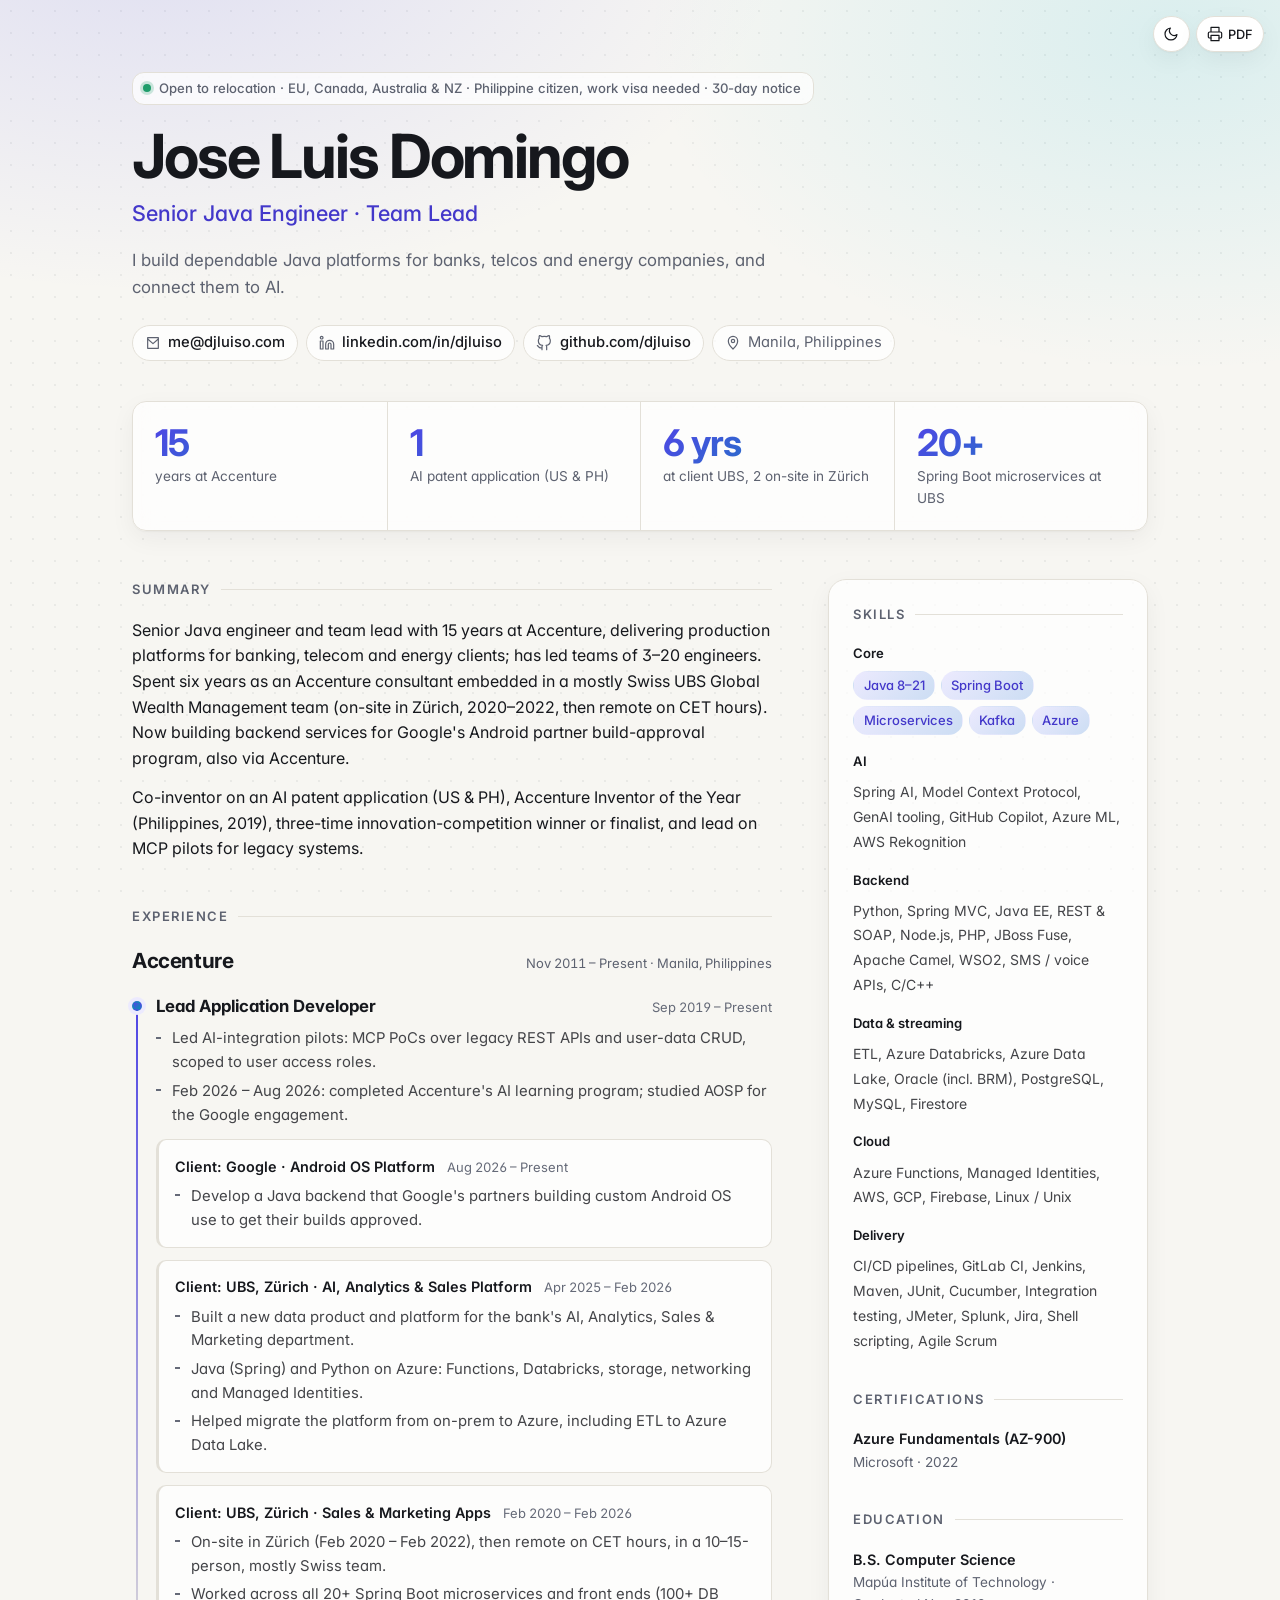
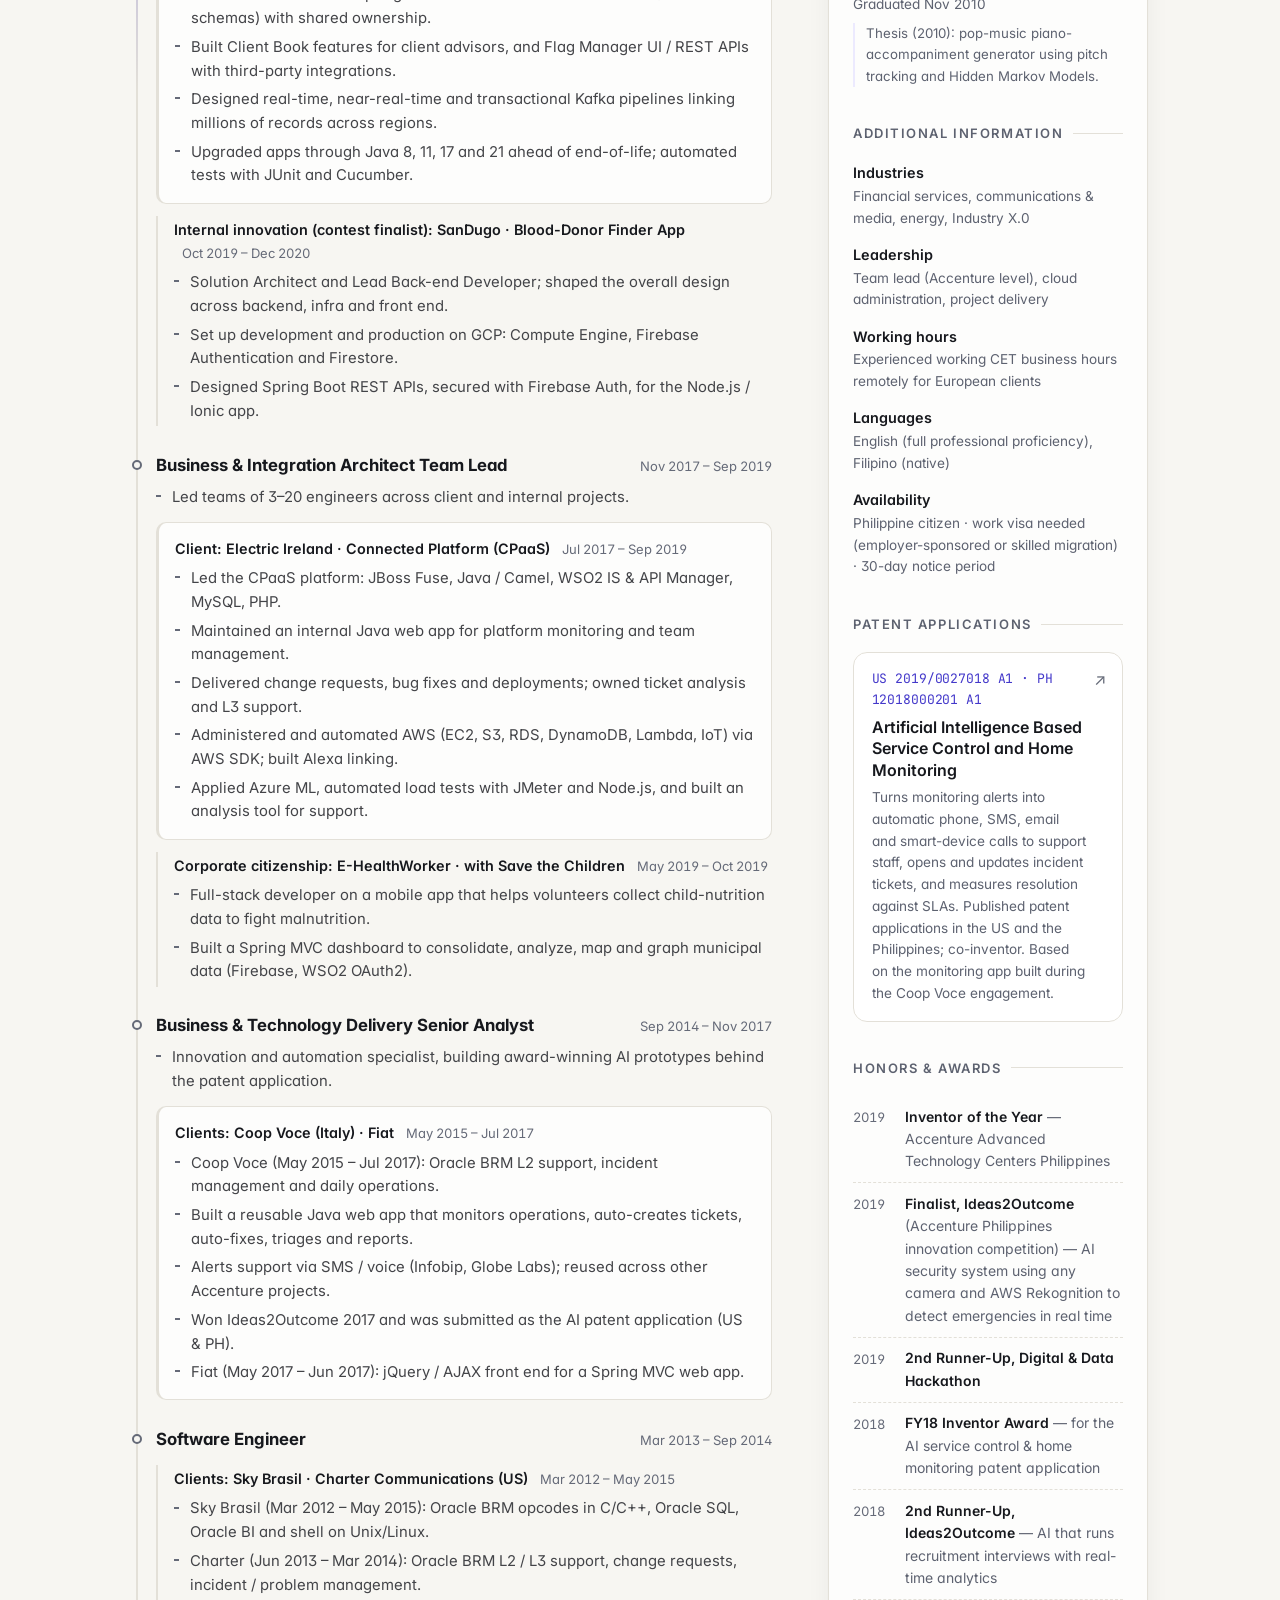
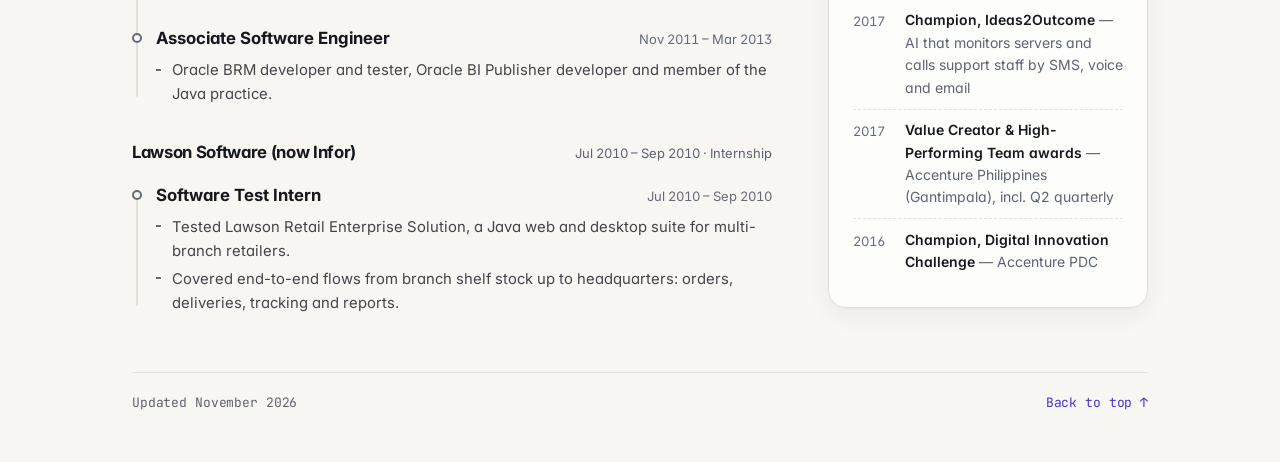
<file: index.html>
<!doctype html>
<html lang="en">
<head>
  <meta charset="UTF-8" />
  <meta name="viewport" content="width=device-width, initial-scale=1.0" />
  <meta name="description" content="Jose Luis Domingo — Senior Java Engineer and Team Lead at Accenture. 15 years building Java / Spring Boot systems for global banking, telco and tech clients. Co-inventor on an AI patent application (US &amp; PH)." />
  <meta name="theme-color" content="#0b0d12" media="(prefers-color-scheme: dark)" />
  <meta name="theme-color" content="#f7f6f2" media="(prefers-color-scheme: light)" />
  <meta property="og:title" content="Jose Luis Domingo | Resume" />
  <meta property="og:description" content="Senior Java Engineer · Java · Spring Boot · Spring AI · Azure / AWS / GCP · AI patent co-inventor" />
  <meta property="og:type" content="profile" />
  <title>Jose Luis Domingo | Resume</title>
  <link rel="preconnect" href="https://fonts.googleapis.com" />
  <link rel="preconnect" href="https://fonts.gstatic.com" crossorigin />
  <link href="https://fonts.googleapis.com/css2?family=Inter:wght@400;500;600;700&family=JetBrains+Mono:wght@400;500&display=swap" rel="stylesheet" />
  <link rel="stylesheet" href="styles.css" />
  <script>
    (function () {
      try {
        var t = localStorage.getItem('theme');
        if (t) document.documentElement.setAttribute('data-theme', t);
      } catch (e) {}
    })();
  </script>
</head>
<body>
  <a class="skip-link" href="#content">Skip to content</a>

  <div class="toolbar" role="toolbar" aria-label="Page actions">
    <button class="tool-btn" id="theme-toggle" type="button" aria-label="Toggle dark mode">
      <svg class="icon icon-moon" viewBox="0 0 24 24" aria-hidden="true"><path d="M21 12.8A9 9 0 1 1 11.2 3a7 7 0 0 0 9.8 9.8z"/></svg>
      <svg class="icon icon-sun" viewBox="0 0 24 24" aria-hidden="true"><circle cx="12" cy="12" r="4"/><path d="M12 2v2M12 20v2M4.9 4.9l1.4 1.4M17.7 17.7l1.4 1.4M2 12h2M20 12h2M4.9 19.1l1.4-1.4M17.7 6.3l1.4-1.4"/></svg>
    </button>
    <button class="tool-btn" id="print-btn" type="button" aria-label="Print or save as PDF">
      <svg class="icon" viewBox="0 0 24 24" aria-hidden="true"><path d="M6 9V2h12v7M6 18H4a2 2 0 0 1-2-2v-5a2 2 0 0 1 2-2h16a2 2 0 0 1 2 2v5a2 2 0 0 1-2 2h-2"/><rect x="6" y="14" width="12" height="8"/></svg>
      <span>PDF</span>
    </button>
  </div>

  <main class="page" id="content">
    <header class="hero">
      <p class="eyebrow"><span class="status-dot" aria-hidden="true"></span>Open to relocation · EU, Canada, Australia &amp; NZ · Philippine citizen, work visa needed · 30-day notice</p>
      <div class="hero-name">
        <h1>Jose Luis Domingo</h1>
        <p class="role">Senior Java Engineer · Team Lead</p>
      </div>
      <p class="tagline">
        I build dependable Java platforms for banks, telcos and energy companies, and connect them to AI.
      </p>
      <ul class="contact" aria-label="Contact">
        <li>
          <svg class="icon" viewBox="0 0 24 24" aria-hidden="true"><path d="M4 4h16v16H4z"/><path d="m4 6 8 7 8-7"/></svg>
          <a href="mailto:me@djluiso.com">me@djluiso.com</a>
        </li>
        <li>
          <svg class="icon" viewBox="0 0 24 24" aria-hidden="true"><path d="M16 8a6 6 0 0 1 6 6v7h-4v-7a2 2 0 0 0-4 0v7h-4v-7a6 6 0 0 1 6-6zM2 9h4v12H2z"/><circle cx="4" cy="4" r="2"/></svg>
          <a href="https://www.linkedin.com/in/djluiso/">linkedin.com/in/djluiso</a>
        </li>
        <li>
          <svg class="icon" viewBox="0 0 24 24" aria-hidden="true"><path d="M9 19c-5 1.5-5-2.5-7-3m14 6v-3.9a3.4 3.4 0 0 0-.9-2.6c3.1-.3 6.4-1.5 6.4-7A5.4 5.4 0 0 0 20 4.8 5 5 0 0 0 19.9 1S18.7.6 16 2.5a13.4 13.4 0 0 0-7 0C6.3.6 5.1 1 5.1 1A5 5 0 0 0 5 4.8a5.4 5.4 0 0 0-1.5 3.7c0 5.4 3.3 6.6 6.4 7A3.4 3.4 0 0 0 9 18v4"/></svg>
          <a href="https://github.com/djluiso">github.com/djluiso</a>
        </li>
        <li>
          <svg class="icon" viewBox="0 0 24 24" aria-hidden="true"><path d="M12 21s-7-6.2-7-12a7 7 0 0 1 14 0c0 5.8-7 12-7 12z"/><circle cx="12" cy="9" r="2.5"/></svg>
          <span>Manila, Philippines</span>
        </li>
      </ul>
      <p class="relocation">Open to relocation: EU, Canada, Australia &amp; NZ · Philippine citizen, work visa needed · 30-day notice</p>
    </header>

    <section class="stats" aria-label="Highlights">
      <div class="stat"><span class="stat-num">15</span><span class="stat-label">years at Accenture</span></div>
      <div class="stat"><span class="stat-num">1</span><span class="stat-label">AI patent application (US &amp; PH)</span></div>
      <div class="stat"><span class="stat-num">6 yrs</span><span class="stat-label">at client UBS, 2 on-site in Zürich</span></div>
      <div class="stat"><span class="stat-num">20+</span><span class="stat-label">Spring Boot microservices at UBS</span></div>
    </section>

    <div class="layout">
      <div class="main-col">
        <section id="s-summary" aria-labelledby="h-about">
          <h2 id="h-about"><span class="num">01</span>Summary</h2>
          <p>
            Senior Java engineer and team lead with 15 years at Accenture, delivering production platforms for banking,
            telecom and energy clients; has led teams of 3–20 engineers. Spent six years as an Accenture consultant embedded
            in a mostly Swiss UBS Global Wealth Management team (on-site in Zürich, 2020–2022, then remote on CET hours).
            Now building backend services for Google's Android partner build-approval program, also via Accenture.
          </p>
          <p>
            Co-inventor on an AI patent application (US &amp; PH), Accenture Inventor of the Year (Philippines, 2019),
            three-time innovation-competition winner or finalist, and lead on MCP pilots for legacy systems.
          </p>
        </section>

        <section id="s-experience" aria-labelledby="h-exp">
          <h2 id="h-exp"><span class="num">02</span>Experience</h2>

          <div class="company">
            <div class="company-head">
              <h3>Accenture</h3>
              <span class="mono muted">Nov 2011 – Present · Manila, Philippines</span>
            </div>

            <ol class="roles">
              <li class="role-item">
                <div class="role-head">
                  <h4>Lead Application Developer</h4>
                  <span class="dates">Sep 2019 – Present</span>
                </div>
                <ul>
                  <li>Led AI-integration pilots: MCP PoCs over legacy REST APIs and user-data CRUD, scoped to user access roles.</li>
                  <li>Feb 2026 – Aug 2026: completed Accenture's AI learning program; studied AOSP for the Google engagement.</li>
                </ul>

                <div class="project">
                  <p class="project-name">Client: Google · Android OS Platform <span class="dates-inline">Aug 2026 – Present</span></p>
                  <ul>
                    <li>Develop a Java backend that Google's partners building custom Android OS use to get their builds approved.</li>
                  </ul>
                </div>

                <div class="project">
                  <p class="project-name">Client: UBS, Zürich · AI, Analytics &amp; Sales Platform <span class="dates-inline">Apr 2025 – Feb 2026</span></p>
                  <ul>
                    <li>Built a new data product and platform for the bank's AI, Analytics, Sales &amp; Marketing department.</li>
                    <li>Java (Spring) and Python on Azure: Functions, Databricks, storage, networking and Managed Identities.</li>
                    <li>Helped migrate the platform from on-prem to Azure, including ETL to Azure Data Lake.</li>
                  </ul>
                </div>

                <div class="project">
                  <p class="project-name">Client: UBS, Zürich · Sales &amp; Marketing Apps <span class="dates-inline">Feb 2020 – Feb 2026</span></p>
                  <ul>
                    <li>On-site in Zürich (Feb 2020 – Feb 2022), then remote on CET hours, in a 10–15-person, mostly Swiss team.</li>
                    <li>Worked across all 20+ Spring Boot microservices and front ends (100+ DB schemas) with shared ownership.</li>
                    <li>Built Client Book features for client advisors, and Flag Manager UI / REST APIs with third-party integrations.</li>
                    <li>Designed real-time, near-real-time and transactional Kafka pipelines linking millions of records across regions.</li>
                    <li>Upgraded apps through Java 8, 11, 17 and 21 ahead of end-of-life; automated tests with JUnit and Cucumber.</li>
                  </ul>
                </div>

                <div class="project minor">
                  <p class="project-name">Internal innovation (contest finalist): SanDugo · Blood-Donor Finder App <span class="dates-inline">Oct 2019 – Dec 2020</span></p>
                  <ul>
                    <li>Solution Architect and Lead Back-end Developer; shaped the overall design across backend, infra and front end.</li>
                    <li>Set up development and production on GCP: Compute Engine, Firebase Authentication and Firestore.</li>
                    <li>Designed Spring Boot REST APIs, secured with Firebase Auth, for the Node.js / Ionic app.</li>
                  </ul>
                </div>
              </li>

              <li class="role-item">
                <div class="role-head">
                  <h4>Business &amp; Integration Architect Team Lead</h4>
                  <span class="dates">Nov 2017 – Sep 2019</span>
                </div>
                <ul>
                  <li>Led teams of 3–20 engineers across client and internal projects.</li>
                </ul>

                <div class="project">
                  <p class="project-name">Client: Electric Ireland · Connected Platform (CPaaS) <span class="dates-inline">Jul 2017 – Sep 2019</span></p>
                  <ul>
                    <li>Led the CPaaS platform: JBoss Fuse, Java / Camel, WSO2 IS &amp; API Manager, MySQL, PHP.</li>
                    <li>Maintained an internal Java web app for platform monitoring and team management.</li>
                    <li>Delivered change requests, bug fixes and deployments; owned ticket analysis and L3 support.</li>
                    <li>Administered and automated AWS (EC2, S3, RDS, DynamoDB, Lambda, IoT) via AWS SDK; built Alexa linking.</li>
                    <li>Applied Azure ML, automated load tests with JMeter and Node.js, and built an analysis tool for support.</li>
                  </ul>
                </div>

                <div class="project minor">
                  <p class="project-name">Corporate citizenship: E-HealthWorker · with Save the Children <span class="dates-inline">May 2019 – Oct 2019</span></p>
                  <ul>
                    <li>Full-stack developer on a mobile app that helps volunteers collect child-nutrition data to fight malnutrition.</li>
                    <li>Built a Spring MVC dashboard to consolidate, analyze, map and graph municipal data (Firebase, WSO2 OAuth2).</li>
                  </ul>
                </div>
              </li>

              <li class="role-item">
                <div class="role-head">
                  <h4>Business &amp; Technology Delivery Senior Analyst</h4>
                  <span class="dates">Sep 2014 – Nov 2017</span>
                </div>
                <ul>
                  <li>Innovation and automation specialist, building award-winning AI prototypes behind the patent application.</li>
                </ul>

                <div class="project">
                  <p class="project-name">Clients: Coop Voce (Italy) · Fiat <span class="dates-inline">May 2015 – Jul 2017</span></p>
                  <ul>
                    <li>Coop Voce (May 2015 – Jul 2017): Oracle BRM L2 support, incident management and daily operations.</li>
                    <li>Built a reusable Java web app that monitors operations, auto-creates tickets, auto-fixes, triages and reports.</li>
                    <li>Alerts support via SMS / voice (Infobip, Globe Labs); reused across other Accenture projects.</li>
                    <li>Won Ideas2Outcome 2017 and was submitted as the AI patent application (US &amp; PH).</li>
                    <li>Fiat (May 2017 – Jun 2017): jQuery / AJAX front end for a Spring MVC web app.</li>
                  </ul>
                </div>
              </li>

              <li class="role-item">
                <div class="role-head">
                  <h4>Software Engineer</h4>
                  <span class="dates">Mar 2013 – Sep 2014</span>
                </div>

                <div class="project minor">
                  <p class="project-name">Clients: Sky Brasil · Charter Communications (US) <span class="dates-inline">Mar 2012 – May 2015</span></p>
                  <ul>
                    <li>Sky Brasil (Mar 2012 – May 2015): Oracle BRM opcodes in C/C++, Oracle SQL, Oracle BI and shell on Unix/Linux.</li>
                    <li>Charter (Jun 2013 – Mar 2014): Oracle BRM L2 / L3 support, change requests, incident / problem management.</li>
                  </ul>
                </div>
              </li>

              <li class="role-item">
                <div class="role-head">
                  <h4>Associate Software Engineer</h4>
                  <span class="dates">Nov 2011 – Mar 2013</span>
                </div>
                <ul>
                  <li>Oracle BRM developer and tester, Oracle BI Publisher developer and member of the Java practice.</li>
                </ul>
              </li>
            </ol>
          </div>

          <div class="company company-small">
            <div class="company-head">
              <h3>Lawson Software (now Infor)</h3>
              <span class="mono muted">Jul 2010 – Sep 2010 · Internship</span>
            </div>
            <ol class="roles">
              <li class="role-item">
                <div class="role-head">
                  <h4>Software Test Intern</h4>
                  <span class="dates">Jul 2010 – Sep 2010</span>
                </div>
                <ul>
                  <li>Tested Lawson Retail Enterprise Solution, a Java web and desktop suite for multi-branch retailers.</li>
                  <li>Covered end-to-end flows from branch shelf stock up to headquarters: orders, deliveries, tracking and reports.</li>
                </ul>
              </li>
            </ol>
          </div>
        </section>

      </div>

      <aside class="side-col">
        <section id="s-skills" aria-labelledby="h-skills">
          <h2 id="h-skills">Skills</h2>
          <div class="skill-group core">
            <h3>Core</h3>
            <ul class="chips"><li class="chip chip-accent">Java 8–21</li><li class="chip chip-accent">Spring Boot</li><li class="chip chip-accent">Microservices</li><li class="chip chip-accent">Kafka</li><li class="chip chip-accent">Azure</li></ul>
          </div>
          <p class="more-skills">More skills</p>
          <div class="skill-group">
            <h3>AI</h3>
            <ul class="chips"><li class="chip">Spring AI</li><li class="chip">Model Context Protocol</li><li class="chip">GenAI tooling</li><li class="chip">GitHub Copilot</li><li class="chip">Azure ML</li><li class="chip">AWS Rekognition</li></ul>
          </div>
          <div class="skill-group">
            <h3>Backend</h3>
            <ul class="chips"><li class="chip">Python</li><li class="chip">Spring MVC</li><li class="chip">Java EE</li><li class="chip">REST &amp; SOAP</li><li class="chip">Node.js</li><li class="chip">PHP</li><li class="chip">JBoss Fuse</li><li class="chip">Apache Camel</li><li class="chip">WSO2</li><li class="chip">SMS / voice APIs</li><li class="chip">C/C++</li></ul>
          </div>
          <div class="skill-group">
            <h3>Data &amp; streaming</h3>
            <ul class="chips"><li class="chip">ETL</li><li class="chip">Azure Databricks</li><li class="chip">Azure Data Lake</li><li class="chip">Oracle (incl. BRM)</li><li class="chip">PostgreSQL</li><li class="chip">MySQL</li><li class="chip">Firestore</li></ul>
          </div>
          <div class="skill-group">
            <h3>Cloud</h3>
            <ul class="chips"><li class="chip">Azure Functions</li><li class="chip">Managed Identities</li><li class="chip">AWS</li><li class="chip">GCP</li><li class="chip">Firebase</li><li class="chip">Linux / Unix</li></ul>
          </div>
          <div class="skill-group">
            <h3>Delivery</h3>
            <ul class="chips"><li class="chip">CI/CD pipelines</li><li class="chip">GitLab CI</li><li class="chip">Jenkins</li><li class="chip">Maven</li><li class="chip">JUnit</li><li class="chip">Cucumber</li><li class="chip">Integration testing</li><li class="chip">JMeter</li><li class="chip">Splunk</li><li class="chip">Jira</li><li class="chip">Shell scripting</li><li class="chip">Agile Scrum</li></ul>
          </div>
        </section>

        <section id="s-certifications" aria-labelledby="h-certs">
          <h2 id="h-certs">Certifications</h2>
          <ul class="side-list">
            <li><strong>Azure Fundamentals (AZ-900)</strong><span class="muted">Microsoft · 2022</span></li>
          </ul>
        </section>

        <section id="s-education" aria-labelledby="h-edu">
          <h2 id="h-edu">Education</h2>
          <ul class="side-list">
            <li>
              <strong>B.S. Computer Science</strong>
              <span class="muted">Mapúa Institute of Technology · Graduated Nov 2010</span>
              <span class="note">Thesis (2010): pop-music piano-accompaniment generator using pitch tracking and Hidden Markov Models.</span>
            </li>
          </ul>
        </section>

        <section id="s-additional" aria-labelledby="h-more">
          <h2 id="h-more">Additional Information</h2>
          <ul class="side-list">
            <li class="print-hide"><strong>Industries</strong><span class="muted">Financial services, communications &amp; media, energy, Industry X.0</span></li>
            <li class="print-hide"><strong>Leadership</strong><span class="muted">Team lead (Accenture level), cloud administration, project delivery</span></li>
            <li><strong>Working hours</strong><span class="muted">Experienced working CET business hours remotely for European clients</span></li>
            <li><strong>Languages</strong><span class="muted">English (full professional proficiency), Filipino (native)</span></li>
            <li class="print-hide"><strong>Availability</strong><span class="muted">Philippine citizen · work visa needed (employer-sponsored or skilled migration) · 30-day notice period</span></li>
          </ul>
        </section>

        <section id="s-patents" aria-labelledby="h-patents">
          <h2 id="h-patents"><span class="num">03</span>Patent Applications</h2>
          <div class="card-list single">
            <a class="card card-link" href="https://patents.google.com/patent/US20190027018A1/en">
              <span class="card-kicker mono">US 2019/0027018 A1 · PH 12018000201 A1</span>
              <span class="card-title">Artificial Intelligence Based Service Control and Home Monitoring</span>
              <span class="card-body">Turns monitoring alerts into automatic phone, SMS, email and smart-device calls to support staff, opens and updates incident tickets, and measures resolution against SLAs. Published patent applications in the US and the Philippines; co-inventor. Based on the monitoring app built during the Coop Voce engagement.</span>
            </a>
          </div>
        </section>

        <section id="s-awards" aria-labelledby="h-awards">
          <h2 id="h-awards"><span class="num">04</span>Honors &amp; Awards</h2>
          <ul class="awards">
            <li><span class="year">2019</span><span><strong>Inventor of the Year</strong> — Accenture Advanced Technology Centers Philippines</span></li>
            <li><span class="year">2019</span><span><strong>Finalist, Ideas2Outcome</strong> (Accenture Philippines innovation competition) — AI security system using any camera and AWS Rekognition to detect emergencies in real time</span></li>
            <li class="print-hide"><span class="year">2019</span><span><strong>2nd Runner-Up, Digital &amp; Data Hackathon</strong></span></li>
            <li><span class="year">2018</span><span><strong>FY18 Inventor Award</strong> — for the AI service control &amp; home monitoring patent application</span></li>
            <li><span class="year">2018</span><span><strong>2nd Runner-Up, Ideas2Outcome</strong> — AI that runs recruitment interviews with real-time analytics</span></li>
            <li><span class="year">2017</span><span><strong>Champion, Ideas2Outcome</strong> — AI that monitors servers and calls support staff by SMS, voice and email</span></li>
            <li class="print-hide"><span class="year">2017</span><span><strong>Value Creator &amp; High-Performing Team awards</strong> — Accenture Philippines (Gantimpala), incl. Q2 quarterly</span></li>
            <li class="print-hide"><span class="year">2016</span><span><strong>Champion, Digital Innovation Challenge</strong> — Accenture PDC</span></li>
          </ul>
        </section>
      </aside>
    </div>

    <footer class="footer">
      <span class="mono muted">Updated November 2026</span>
      <a href="#content" class="mono">Back to top ↑</a>
    </footer>
  </main>

  <script>
    (function () {
      var root = document.documentElement;
      var toggle = document.getElementById('theme-toggle');
      function isDark() {
        return (root.getAttribute('data-theme') ||
          (window.matchMedia('(prefers-color-scheme: dark)').matches ? 'dark' : 'light')) === 'dark';
      }
      toggle.setAttribute('aria-pressed', String(isDark()));
      toggle.addEventListener('click', function () {
        var current = root.getAttribute('data-theme') ||
          (window.matchMedia('(prefers-color-scheme: dark)').matches ? 'dark' : 'light');
        var next = current === 'dark' ? 'light' : 'dark';
        root.classList.add('theme-switching');
        root.setAttribute('data-theme', next);
        requestAnimationFrame(function () { requestAnimationFrame(function () { root.classList.remove('theme-switching'); }); });
        toggle.setAttribute('aria-pressed', String(next === 'dark'));
        try { localStorage.setItem('theme', next); } catch (e) {}
      });
      document.getElementById('print-btn').addEventListener('click', function () { window.print(); });
    })();
  </script>
</body>
</html>
</file>
<file: styles.css>
/* =========================================================================
   Jose Luis Domingo — online resume
   1. Tokens          4. Screen-only decoration
   2. Base            5. Responsive (screen)
   3. Components      6. Print / PDF (ATS-friendly)
   ========================================================================= */

/* ---------- 1. Tokens ---------- */
:root {
  --bg: #f7f6f2;
  --surface: #ffffff;
  --text: #16181d;
  --muted: #5d6270;
  --faint: #656a78;
  --border: #e3e0d8;
  --accent: #4f46e5;
  --accent-2: #0891b2;
  --accent-soft: #eceafe;
  --accent-text: #4338ca;
  --glow-1: rgba(99, 102, 241, 0.16);
  --glow-2: rgba(6, 182, 212, 0.12);
  --glass: rgba(255, 255, 255, 0.72);
  --dot: rgba(22, 24, 29, 0.06);
  --ok: #1f9d6b;
  --shadow: 0 1px 2px rgba(20, 20, 30, 0.04), 0 8px 24px rgba(20, 20, 30, 0.05);

  --font: "Inter", ui-sans-serif, system-ui, -apple-system, "Segoe UI", Roboto, sans-serif;
  --mono: "JetBrains Mono", ui-monospace, "SFMono-Regular", Consolas, monospace;
  --radius: 14px;
  --section-gap: 2.75rem;
  color-scheme: light;
}

@media (prefers-color-scheme: dark) {
  :root:not([data-theme="light"]) {
    --bg: #0b0d12;
    --surface: #12151c;
    --text: #e9ebf0;
    --muted: #a0a6b4;
    --faint: #8b92a3;
    --border: #252a35;
    --accent: #8b8cff;
    --accent-2: #22d3ee;
    --accent-soft: #1e1f45;
    --accent-text: #b4b5ff;
    --glow-1: rgba(99, 102, 241, 0.22);
    --glow-2: rgba(34, 211, 238, 0.12);
    --glass: rgba(18, 21, 28, 0.66);
    --dot: rgba(255, 255, 255, 0.045);
    --ok: #3fd39a;
    --shadow: 0 1px 2px rgba(0, 0, 0, 0.3), 0 8px 24px rgba(0, 0, 0, 0.25);
    color-scheme: dark;
  }
}

:root[data-theme="dark"] {
  --bg: #0b0d12;
  --surface: #12151c;
  --text: #e9ebf0;
  --muted: #a0a6b4;
  --faint: #8b92a3;
  --border: #252a35;
  --accent: #8b8cff;
  --accent-2: #22d3ee;
  --accent-soft: #1e1f45;
  --accent-text: #b4b5ff;
  --glow-1: rgba(99, 102, 241, 0.22);
  --glow-2: rgba(34, 211, 238, 0.12);
  --glass: rgba(18, 21, 28, 0.66);
  --dot: rgba(255, 255, 255, 0.045);
  --ok: #3fd39a;
  --shadow: 0 1px 2px rgba(0, 0, 0, 0.3), 0 8px 24px rgba(0, 0, 0, 0.25);
  color-scheme: dark;
}

/* ---------- 2. Base ---------- */
*,
*::before,
*::after {
  box-sizing: border-box;
}

html {
  scroll-behavior: smooth;
  -webkit-text-size-adjust: 100%;
}

body {
  margin: 0;
  background: var(--bg);
  color: var(--text);
  font-family: var(--font);
  font-size: 16px;
  line-height: 1.6;
  font-feature-settings: "cv11", "ss01";
  -webkit-font-smoothing: antialiased;
}

h1, h2, h3, h4, p, ul, ol {
  margin: 0;
}

ul, ol {
  padding: 0;
  list-style: none;
}

a {
  color: var(--accent-text);
  text-decoration: none;
  text-underline-offset: 3px;
}

a:hover {
  text-decoration: underline;
}

:focus-visible {
  outline: 2px solid var(--accent);
  outline-offset: 3px;
  border-radius: 4px;
}

.mono {
  font-family: var(--mono);
  font-size: 0.8125rem;
  letter-spacing: -0.01em;
}

.muted {
  color: var(--muted);
}

.icon {
  width: 16px;
  height: 16px;
  flex: none;
  fill: none;
  stroke: currentColor;
  stroke-width: 1.8;
  stroke-linecap: round;
  stroke-linejoin: round;
}

.skip-link {
  position: absolute;
  left: -9999px;
  top: 0.5rem;
  z-index: 20;
  padding: 0.5rem 0.75rem;
  border-radius: 8px;
  background: var(--accent);
  color: var(--bg);
}

.skip-link:focus {
  left: 0.5rem;
}

/* Elements that exist only for one medium */
.relocation,
.more-skills {
  display: none;
}

/* No colour flash while switching theme */
html.theme-switching *,
html.theme-switching *::before,
html.theme-switching *::after {
  transition: none !important;
}

/* ---------- 3. Components ---------- */

/* Toolbar */
.toolbar {
  position: fixed;
  top: 1rem;
  right: 1rem;
  z-index: 10;
  display: flex;
  gap: 0.4rem;
}

.tool-btn {
  display: inline-flex;
  align-items: center;
  justify-content: center;
  gap: 0.35rem;
  height: 36px;
  min-width: 36px;
  padding: 0 0.6rem;
  border: 1px solid var(--border);
  border-radius: 999px;
  background: var(--surface);
  color: var(--text);
  font: 500 0.8rem var(--font);
  cursor: pointer;
  box-shadow: var(--shadow);
}

.tool-btn:hover {
  border-color: var(--accent);
}

.icon-sun { display: none; }
:root[data-theme="dark"] .icon-sun { display: block; }
:root[data-theme="dark"] .icon-moon { display: none; }
@media (prefers-color-scheme: dark) {
  :root:not([data-theme="light"]) .icon-sun { display: block; }
  :root:not([data-theme="light"]) .icon-moon { display: none; }
}

/* Page */
.page {
  max-width: 1080px;
  margin: 0 auto;
  padding: 4.5rem 2rem 3rem;
}

/* Hero */
.hero {
  padding-bottom: 2.5rem;
}

.eyebrow {
  display: inline-flex;
  align-items: flex-start;
  gap: 0.5rem;
  padding: 0.3rem 0.75rem 0.3rem 0.6rem;
  border: 1px solid var(--border);
  border-radius: 12px;
  background: var(--surface);
  color: var(--muted);
  font-size: 0.82rem;
  font-weight: 500;
}

.status-dot {
  flex: none;
  width: 8px;
  height: 8px;
  margin-top: 0.45em;
  border-radius: 50%;
  background: var(--ok);
  box-shadow: 0 0 0 3px color-mix(in srgb, var(--ok) 22%, transparent);
}

.hero h1 {
  margin-top: 1.25rem;
  font-size: clamp(2.4rem, 6vw, 3.8rem);
  font-weight: 700;
  line-height: 1.05;
  letter-spacing: -0.035em;
}

.role {
  margin-top: 0.5rem;
  font-size: clamp(1.1rem, 2.4vw, 1.35rem);
  font-weight: 500;
  color: var(--accent-text);
}

.tagline {
  max-width: 62ch;
  margin-top: 1rem;
  font-size: 1.05rem;
  color: var(--muted);
}

.contact {
  display: flex;
  flex-wrap: wrap;
  gap: 0.5rem;
  margin-top: 1.5rem;
  font-size: 0.92rem;
}

.contact li {
  display: inline-flex;
  align-items: center;
  gap: 0.45rem;
  color: var(--muted);
}

.contact a {
  color: var(--text);
  font-weight: 500;
}

/* Stats */
.stats {
  display: grid;
  grid-template-columns: repeat(4, minmax(0, 1fr));
  border: 1px solid var(--border);
  border-radius: var(--radius);
  background: var(--surface);
  overflow: hidden;
}

.stat {
  display: flex;
  flex-direction: column;
  gap: 0.15rem;
  padding: 1.3rem 1.4rem;
}

.stat + .stat {
  border-left: 1px solid var(--border);
}

.stat-num {
  font-size: 2.3rem;
  font-weight: 700;
  letter-spacing: -0.03em;
  line-height: 1.1;
}

.stat-label {
  font-size: 0.85rem;
  color: var(--muted);
}

/* Two-column layout */
.layout {
  display: grid;
  grid-template-columns: minmax(0, 1fr) 320px;
  gap: 3.5rem;
  margin-top: 3rem;
}

section + section {
  margin-top: var(--section-gap);
}

h2 {
  display: flex;
  align-items: center;
  gap: 0.6rem;
  margin-bottom: 1.1rem;
  font-size: 0.8125rem;
  font-weight: 600;
  letter-spacing: 0.12em;
  text-transform: uppercase;
  color: var(--muted);
}

h2::after {
  content: "";
  flex: 1;
  height: 1px;
  background: var(--border);
}

.num {
  display: none;
}

.main-col > section > p {
  max-width: 68ch;
}

.main-col p + p {
  margin-top: 0.85rem;
}

/* Experience: company → roles (timeline) → projects */
.company + .company {
  margin-top: 2rem;
}

.company-head {
  display: flex;
  flex-wrap: wrap;
  align-items: baseline;
  justify-content: space-between;
  gap: 0.25rem 1rem;
  margin-bottom: 1rem;
}

.company-head h3 {
  font-size: 1.3rem;
  font-weight: 700;
  letter-spacing: -0.02em;
}

.company-small .company-head h3 {
  font-size: 1.05rem;
}

.roles {
  position: relative;
  padding-left: 1.5rem;
}

.roles::before {
  content: "";
  position: absolute;
  left: 4px;
  top: 0.6rem;
  bottom: 0.6rem;
  width: 2px;
  border-radius: 2px;
  background: var(--border);
}

.role-item {
  position: relative;
}

.role-item + .role-item {
  margin-top: 1.6rem;
}

.role-item::before {
  content: "";
  position: absolute;
  left: -1.5rem;
  top: 0.5rem;
  width: 10px;
  height: 10px;
  border-radius: 50%;
  background: var(--bg);
  border: 2px solid var(--faint);
}

.role-head {
  display: flex;
  flex-wrap: wrap;
  align-items: baseline;
  justify-content: space-between;
  gap: 0.1rem 1rem;
}

.role-head h4 {
  font-size: 1.05rem;
  font-weight: 700;
  color: var(--text);
}

.dates,
.dates-inline {
  font-family: var(--font);
  font-variant-numeric: tabular-nums;
  font-size: 0.8125rem;
  color: var(--faint);
  white-space: nowrap;
}

.company-head .mono {
  font-family: var(--font);
  font-variant-numeric: tabular-nums;
  letter-spacing: 0;
}

.dates-inline {
  margin-left: 0.5rem;
  font-weight: 400;
}

.role-item ul {
  margin-top: 0.45rem;
}

.role-item ul li + li {
  margin-top: 0.3rem;
}

.role-item > ul > li,
.project li {
  position: relative;
  padding-left: 1rem;
  font-size: 0.93rem;
  color: color-mix(in srgb, var(--text) 80%, var(--bg));
}

.role-item > ul > li::before,
.project li::before {
  content: "";
  position: absolute;
  left: 0;
  top: calc(0.68em - 1px);
  width: 5px;
  height: 2px;
  background: var(--faint);
}

.project {
  padding: 0.9rem 1rem;
  border: 1px solid var(--border);
  border-left: 3px solid var(--border);
  border-radius: 10px;
  background: var(--surface);
}

.role-item > .project {
  margin-top: 0.75rem;
}

.project-name {
  font-size: 0.9rem;
  font-weight: 600;
}

.project ul {
  margin-top: 0.45rem;
}

/* Patents (card) */
.card-list {
  display: grid;
  grid-template-columns: 1fr;
  gap: 0.85rem;
}

.card {
  display: flex;
  flex-direction: column;
  gap: 0.35rem;
  padding: 1rem 1.1rem;
  border: 1px solid var(--border);
  border-radius: var(--radius);
  background: var(--surface);
  color: var(--text);
}

.card-kicker {
  font-family: var(--mono);
  font-size: 0.8125rem;
  color: var(--accent-text);
}

.card-title {
  font-weight: 600;
  line-height: 1.35;
}

.card-body {
  font-size: 0.85rem;
  color: var(--muted);
}

/* Awards */
.awards li {
  display: grid;
  grid-template-columns: 2.75rem 1fr;
  gap: 0.5rem;
  padding: 0.6rem 0;
  border-bottom: 1px dashed var(--border);
  font-size: 0.875rem;
  color: var(--muted);
}

.awards li:last-child {
  border-bottom: 0;
}

.awards strong {
  color: var(--text);
  font-weight: 600;
}

.year {
  padding-top: 0.1rem;
  font-variant-numeric: tabular-nums;
  font-size: 0.8125rem;
  color: var(--faint);
}

/* Sidebar: skills, lists */
.side-col section + section {
  margin-top: 2.25rem;
}

.skill-group ~ .skill-group {
  margin-top: 1rem;
}

.skill-group h3 {
  margin-bottom: 0.45rem;
  font-size: 0.82rem;
  font-weight: 600;
}

.chips {
  display: flex;
  flex-wrap: wrap;
  gap: 0.35rem;
}

.chip {
  padding: 0.2rem 0.6rem;
  border: 1px solid var(--border);
  border-radius: 999px;
  background: var(--surface);
  font-size: 0.8125rem;
  color: var(--text);
}

.chip-accent {
  border-color: transparent;
  background: var(--accent-soft);
  color: var(--accent-text);
  font-weight: 500;
}

.side-list li {
  display: flex;
  flex-direction: column;
  gap: 0.1rem;
  font-size: 0.9rem;
}

.side-list li + li {
  margin-top: 0.85rem;
}

.side-list strong {
  font-weight: 600;
}

.side-list .muted {
  font-size: 0.85rem;
}

.note {
  margin-top: 0.35rem;
  padding-left: 0.7rem;
  border-left: 2px solid var(--accent-soft);
  font-size: 0.83rem;
  color: var(--muted);
}

/* Footer */
.footer {
  display: flex;
  justify-content: space-between;
  gap: 1rem;
  margin-top: 3.5rem;
  padding-top: 1.25rem;
  border-top: 1px solid var(--border);
}

/* 404 page */
.notfound {
  min-height: 80vh;
  display: grid;
  place-content: center;
  gap: 0.75rem;
  text-align: center;
}

.notfound h1 {
  font-size: 4rem;
  letter-spacing: -0.04em;
}

/* ---------- 4. Screen-only decoration ---------- */
@media screen {
  body {
    background:
      radial-gradient(900px 520px at 12% -8%, var(--glow-1), transparent 70%),
      radial-gradient(760px 480px at 92% 4%, var(--glow-2), transparent 70%),
      radial-gradient(var(--dot) 1px, transparent 1px) 0 0 / 22px 22px,
      var(--bg);
    background-attachment: fixed;
    transition: background-color 0.2s ease, color 0.2s ease;
  }

  /* Glass surfaces */
  .eyebrow,
  .stats,
  .project,
  .card,
  .side-col {
    background: var(--glass);
    backdrop-filter: blur(12px);
  }

  .stats {
    box-shadow: var(--shadow);
  }

  .stat-num {
    background: linear-gradient(135deg, var(--accent), var(--accent-2));
    -webkit-background-clip: text;
    background-clip: text;
    color: transparent;
  }

  /* Contact pills: the whole pill is the link */
  .contact li {
    position: relative;
    padding: 0.35rem 0.75rem;
    border: 1px solid var(--border);
    border-radius: 999px;
    background: var(--glass);
    backdrop-filter: blur(10px);
    transition: border-color 0.15s ease, background-color 0.15s ease, transform 0.15s ease;
  }

  .contact li a::after {
    content: "";
    position: absolute;
    inset: 0;
    border-radius: 999px;
  }

  .contact li a:focus-visible {
    outline: none;
  }

  .contact li:focus-within {
    outline: 2px solid var(--accent);
    outline-offset: 2px;
  }

  .contact li:has(a):hover {
    border-color: var(--accent);
    background: var(--accent-soft);
    transform: translateY(-1px);
  }

  .contact li:has(a):hover a {
    text-decoration: none;
  }

  /* Timeline accents */
  .roles::before {
    background: linear-gradient(var(--accent), var(--border) 30%);
  }

  .roles > .role-item:first-child::before {
    background: linear-gradient(135deg, var(--accent), var(--accent-2));
    border-color: transparent;
    box-shadow: 0 0 0 4px var(--accent-soft);
  }

  .company-small .roles::before {
    background: var(--border);
  }

  .company-small .role-item:first-child::before {
    background: var(--bg);
    border-color: var(--faint);
    box-shadow: none;
  }

  /* Only the current engagement gets the accent edge */
  .roles > .role-item:first-child > .project:first-of-type {
    border-left-color: var(--accent);
  }

  /* Older and side projects: lighter, no card */
  .project.minor {
    background: none;
    backdrop-filter: none;
    border: 0;
    border-left: 2px solid var(--border);
    border-radius: 0;
    padding: 0.15rem 0 0.15rem 1rem;
  }

  /* Patent card link */
  .card-link {
    position: relative;
    padding-right: 2.25rem;
    transition: border-color 0.15s ease, transform 0.15s ease, box-shadow 0.15s ease;
  }

  .card-link::after {
    content: "↗";
    position: absolute;
    top: 0.85rem;
    right: 1rem;
    color: var(--faint);
    transition: color 0.15s ease, transform 0.15s ease;
  }

  .card-link:hover {
    text-decoration: none;
    border-color: var(--accent);
    transform: translateY(-2px);
    box-shadow: 0 12px 30px -12px color-mix(in srgb, var(--accent) 45%, transparent);
  }

  .card-link:hover::after {
    color: var(--accent);
    transform: translate(2px, -2px);
  }

  /* Sidebar panel */
  .side-col {
    align-self: start;
    padding: 1.5rem;
    border: 1px solid var(--border);
    border-radius: 18px;
    box-shadow: var(--shadow);
  }

  .chip-accent {
    background: linear-gradient(135deg, var(--accent-soft), color-mix(in srgb, var(--accent-2) 14%, var(--accent-soft)));
  }

  /* Only Core skills are chips; the rest read as plain comma-separated text */
  .skill-group:not(.core) .chips {
    display: block;
    line-height: 1.55;
  }

  .skill-group:not(.core) .chip {
    display: inline;
    padding: 0;
    border: 0;
    background: none;
    font-size: 0.875rem;
    color: color-mix(in srgb, var(--text) 80%, var(--bg));
  }

  .skill-group:not(.core) .chip + .chip::before {
    content: ", ";
  }

  /* Stronger hover cue on contact pills */
  .contact li:has(a):hover,
  .contact li:has(a):hover a {
    color: var(--accent-text);
  }

  /* Entrance animation (short and subtle) */
  @keyframes rise-soft {
    from { opacity: 0.6; transform: translateY(8px); }
    to { opacity: 1; transform: none; }
  }

  .hero > *,
  .stats,
  .layout {
    animation: rise-soft 0.35s ease-out both;
  }

  .hero .tagline,
  .hero .contact { animation-delay: 0.06s; }
  .stats,
  .layout { animation-delay: 0.12s; }
}

/* ---------- 5. Responsive (screen) ---------- */

/* Fixed toolbar would cover the sidebar at mid widths */
@media screen and (max-width: 1250px) {
  .toolbar {
    position: absolute;
  }
}

/* Laptop widths: narrower sidebar so the main column isn't cramped */
@media screen and (min-width: 901px) and (max-width: 1180px) {
  .layout {
    grid-template-columns: minmax(0, 1fr) 280px;
    gap: 2.5rem;
  }
}

/* Tablet / phone: one column. Core skills first, the rest after Experience. */
@media screen and (max-width: 900px) {
  /* No frosted glass on small devices (smoother scrolling) */
  .eyebrow,
  .stats,
  .project,
  .card,
  .side-col,
  .contact li {
    backdrop-filter: none;
    background: var(--surface);
  }

  .project.minor {
    background: none;
  }

  .layout {
    display: flex;
    flex-direction: column;
    gap: 0;
  }

  .main-col,
  .side-col,
  #s-skills {
    display: contents;
  }

  #s-summary { order: 1; }
  #s-skills > h2,
  #s-skills > .skill-group.core { order: 2; }
  #s-experience { order: 3; }
  #s-skills > .more-skills,
  #s-skills > .skill-group:not(.core) { order: 4; }
  #s-certifications { order: 5; }
  #s-education { order: 6; }
  #s-additional { order: 7; }
  #s-patents { order: 8; }
  #s-awards { order: 9; }

  #s-skills > h2,
  #s-experience,
  #s-certifications,
  #s-education,
  #s-additional,
  #s-patents,
  #s-awards {
    margin-top: 2.25rem;
  }

  /* "More skills" looks like the other section headings */
  .more-skills {
    display: flex;
    align-items: center;
    gap: 0.6rem;
    margin: 2.25rem 0 0.75rem;
    font-size: 0.8125rem;
    font-weight: 600;
    letter-spacing: 0.12em;
    text-transform: uppercase;
    color: var(--muted);
  }

  .more-skills::after {
    content: "";
    flex: 1;
    height: 1px;
    background: var(--border);
  }

  #s-skills > .more-skills + .skill-group {
    margin-top: 0;
  }
}

@media screen and (max-width: 640px) {
  .page {
    padding: 4rem 1rem 2rem;
  }

  .stats {
    grid-template-columns: repeat(2, minmax(0, 1fr));
  }

  .stat {
    padding: 0.85rem 1rem;
  }

  .stat:nth-child(3) {
    border-left: 0;
  }

  .stat:nth-child(n + 3) {
    border-top: 1px solid var(--border);
  }

  .stat-num {
    font-size: 1.8rem;
  }

  .contact {
    gap: 0.4rem;
  }

  .contact li {
    font-size: 0.85rem;
    padding: 0.3rem 0.65rem;
  }

  .role-head {
    flex-direction: column;
    gap: 0.1rem;
  }

  .dates-inline {
    display: block;
    margin: 0.1rem 0 0;
  }
}

@media (prefers-reduced-motion: reduce) {
  html { scroll-behavior: auto; }
  * { transition: none !important; animation: none !important; }
}

/* ---------- 6. Print / PDF (ATS-friendly) ----------
   One column, standard headings and order, real text bullets, Arial,
   no icons or decoration, nothing positioned (positioned text is written
   to the PDF out of reading order). */
@media print {
  @page {
    size: A4;
    margin: 12mm 13mm;
  }

  :root,
  :root[data-theme="dark"],
  :root:not([data-theme="light"]) {
    --bg: #fff;
    --surface: #fff;
    --text: #000;
    --muted: #222;
    --faint: #444;
    --border: #999;
    --accent: #000;
    --accent-soft: #fff;
    --accent-text: #000;
    --shadow: none;
    color-scheme: light;
  }

  *,
  *::before,
  *::after {
    position: static !important;
  }

  body {
    font-family: Arial, Helvetica, sans-serif;
    font-feature-settings: normal;
    font-size: 10pt;
    line-height: 1.33;
    color: #000;
  }

  .toolbar,
  .skip-link,
  .eyebrow,
  .stats,
  .icon,
  .footer,
  .tagline,
  .card-body,
  .print-hide {
    display: none !important;
  }

  .page {
    max-width: none;
    padding: 0;
  }

  a {
    color: #000;
    text-decoration: none;
  }

  .mono,
  .dates,
  .dates-inline,
  .year,
  .card-kicker {
    font-family: inherit;
    font-size: inherit;
    letter-spacing: normal;
    color: inherit;
  }

  /* Header */
  .hero {
    padding: 0;
  }

  .hero h1 {
    margin: 0;
    font-size: 20pt;
    font-weight: 700;
    letter-spacing: 0;
    line-height: 1.2;
  }

  .role {
    margin-top: 2pt;
    font-size: 12pt;
    font-weight: 400;
    color: #000;
  }

  .contact {
    display: block;
    margin-top: 4pt;
    font-size: 10pt;
  }

  .contact li {
    display: inline;
    color: #000;
  }

  .contact li + li::before {
    content: " | ";
  }

  .contact a {
    font-weight: 400;
  }

  .relocation {
    display: block;
    margin-top: 3pt;
    font-size: 10pt;
    font-weight: 700;
    color: #000;
  }

  /* One column, ATS-standard section order */
  .layout {
    display: flex;
    flex-direction: column;
    gap: 0;
    margin-top: 0;
  }

  .main-col,
  .side-col {
    display: contents;
  }

  #s-summary { order: 1; }
  #s-skills { order: 2; }
  #s-experience { order: 3; }
  #s-education { order: 4; }
  #s-certifications { order: 5; }
  #s-patents { order: 6; }
  #s-awards { order: 7; }
  #s-additional { order: 8; }

  section,
  section + section,
  .side-col section + section {
    margin-top: 9pt;
  }

  h2 {
    display: block;
    margin: 0 0 4pt;
    padding-bottom: 2pt;
    border-bottom: 1px solid #000;
    font-size: 11.5pt;
    font-weight: 700;
    letter-spacing: 0.04em;
    color: #000;
  }

  h2::after {
    display: none;
  }

  p,
  .main-col > section > p {
    max-width: none;
  }

  /* Skills as "Category: a, b, c" lines */
  .skill-group ~ .skill-group {
    margin-top: 2pt;
  }

  .skill-group h3,
  .skill-group .chips {
    display: inline;
    font-size: 10pt;
  }

  .skill-group h3 {
    margin: 0;
    font-weight: 700;
  }

  .skill-group h3::after {
    content: ": ";
  }

  .chip,
  .chip-accent {
    display: inline;
    padding: 0;
    border: 0;
    background: none;
    color: #000;
    font-size: inherit;
    font-weight: 400;
  }

  .chip + .chip::before {
    content: ", ";
  }

  /* Experience */
  .company + .company {
    margin-top: 8pt;
  }

  .company-head {
    display: block;
    margin-bottom: 2pt;
  }

  .company-head h3,
  .company-small .company-head h3 {
    display: inline;
    font-size: 11pt;
    letter-spacing: 0;
  }

  .company-head .mono::before {
    content: " | ";
  }

  .roles {
    padding: 0;
  }

  .roles::before,
  .role-item::before {
    display: none;
  }

  .role-item + .role-item {
    margin-top: 6pt;
  }

  .role-head {
    display: block;
  }

  .role-head h4 {
    display: inline;
    font-size: 10pt;
    font-weight: 700;
  }

  .role-head .dates::before {
    content: " | ";
  }

  .project {
    padding: 0;
    border: 0;
    border-radius: 0;
    background: none;
  }

  .role-item > .project {
    margin-top: 0.75rem;
  }

  .project-name {
    font-size: 10pt;
    font-style: normal;
    font-weight: 700;
  }

  .dates-inline {
    margin-left: 0;
  }

  .dates-inline::before {
    content: " | ";
  }

  /* Real bullets that survive text extraction */
  .role-item ul,
  .project ul,
  .awards {
    margin-top: 2pt;
    padding-left: 14pt;
    list-style: disc outside;
  }

  .role-item > ul > li,
  .project li,
  .awards li {
    display: list-item;
    padding: 0;
    border: 0;
    font-size: 10pt;
    color: #000;
  }

  .role-item ul li + li,
  .project ul li + li {
    margin-top: 1pt;
  }

  .role-item > ul > li::before,
  .project li::before {
    display: none;
  }

  /* Patents */
  .card-list {
    display: block;
    padding-left: 14pt;
    list-style: disc outside;
  }

  .card {
    display: list-item;
    padding: 0;
    border: 0;
    border-radius: 0;
    background: none;
  }

  .card-title,
  .card-kicker {
    display: inline;
    font-weight: 400;
  }

  .card-kicker::after {
    content: ": ";
  }

  /* Awards */
  .awards li {
    gap: 0;
  }

  .awards strong {
    color: #000;
  }

  .awards .year::after {
    content: ": ";
  }

  .awards li + li {
    margin-top: 1pt;
  }

  /* Certifications, education, additional */
  .side-list li {
    display: block;
    font-size: 10pt;
  }

  .side-list li + li {
    margin-top: 2pt;
  }

  .side-list strong {
    font-weight: 700;
  }

  .side-list .muted {
    font-size: inherit;
    color: #000;
  }

  .side-list .muted::before {
    content: " | ";
  }

  .note {
    display: block;
    margin-top: 1pt;
    padding: 0;
    border: 0;
    font-size: inherit;
    color: #000;
  }

  /* Page breaks */
  .project,
  .card,
  .awards li,
  .role-head,
  .side-list li,
  .project li {
    break-inside: avoid;
  }

  h2,
  .company-head,
  .role-head,
  .project-name {
    break-after: avoid;
  }
}
</file>
